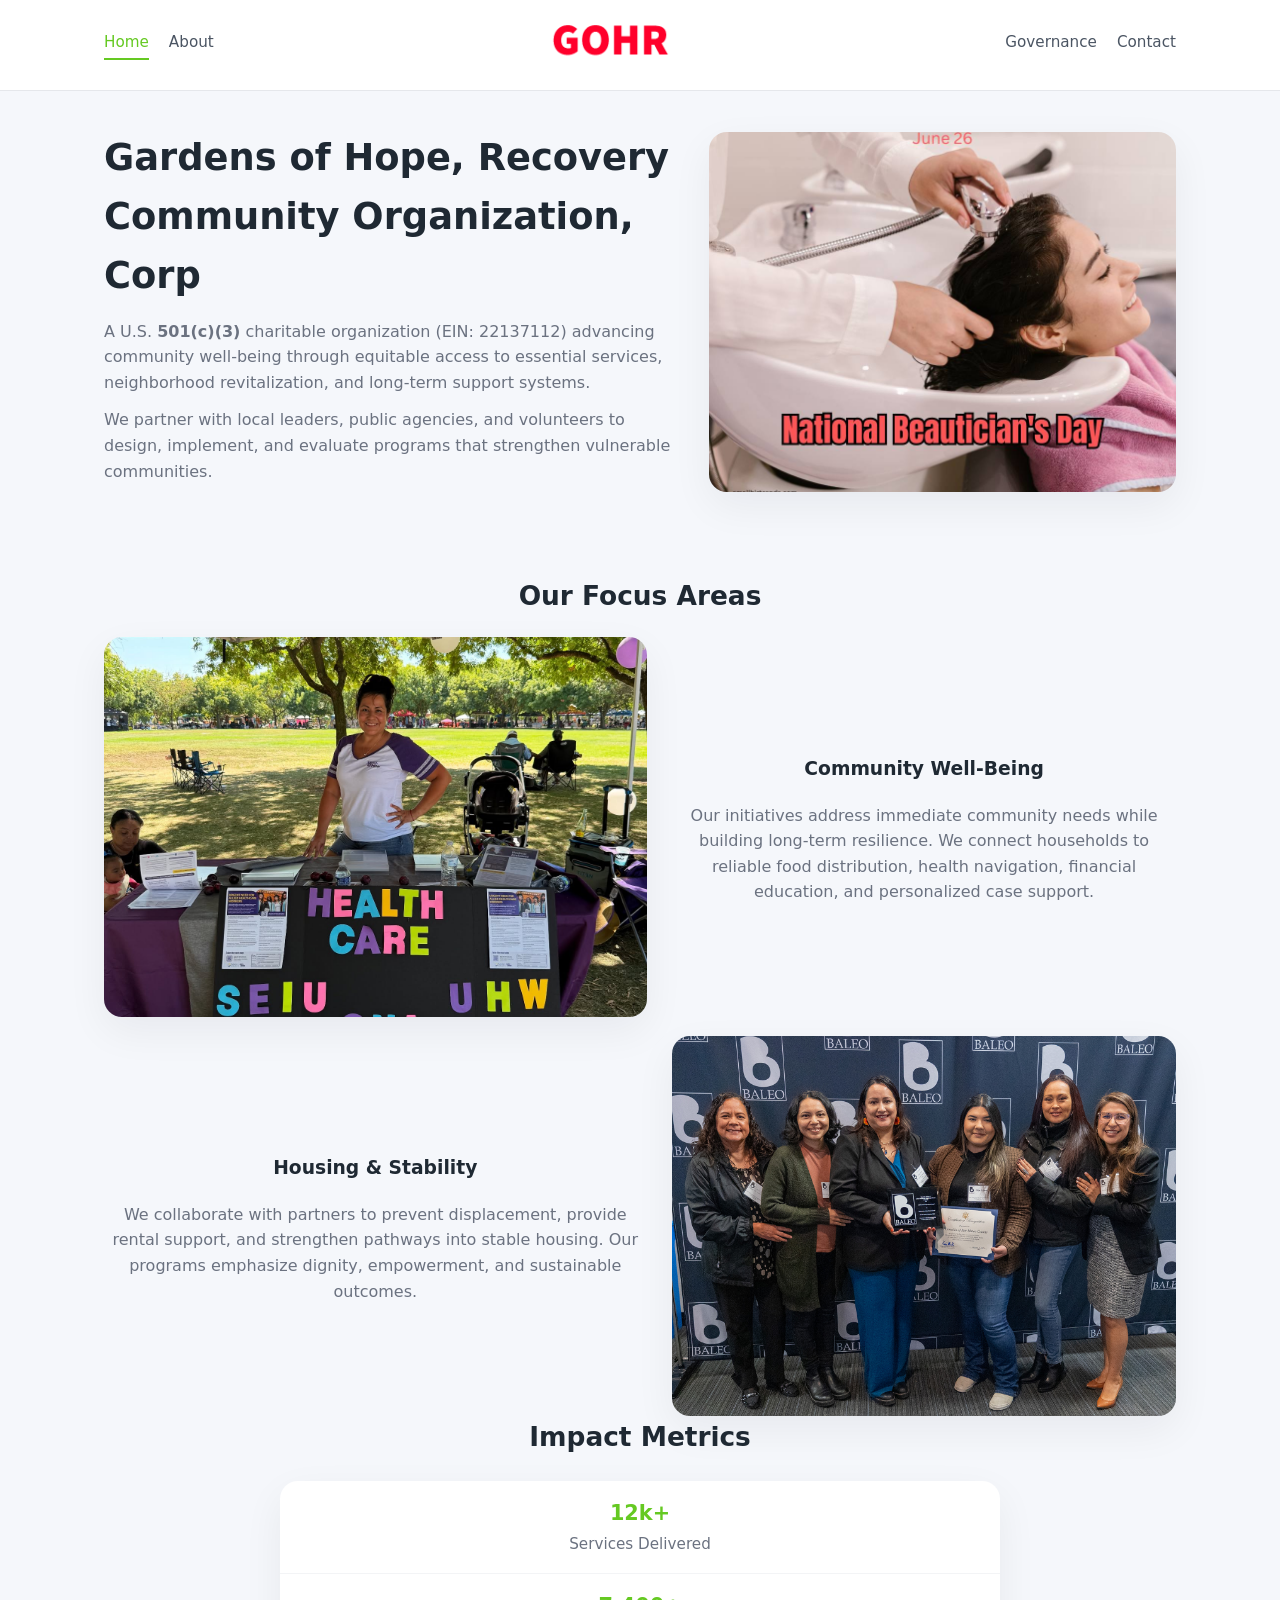
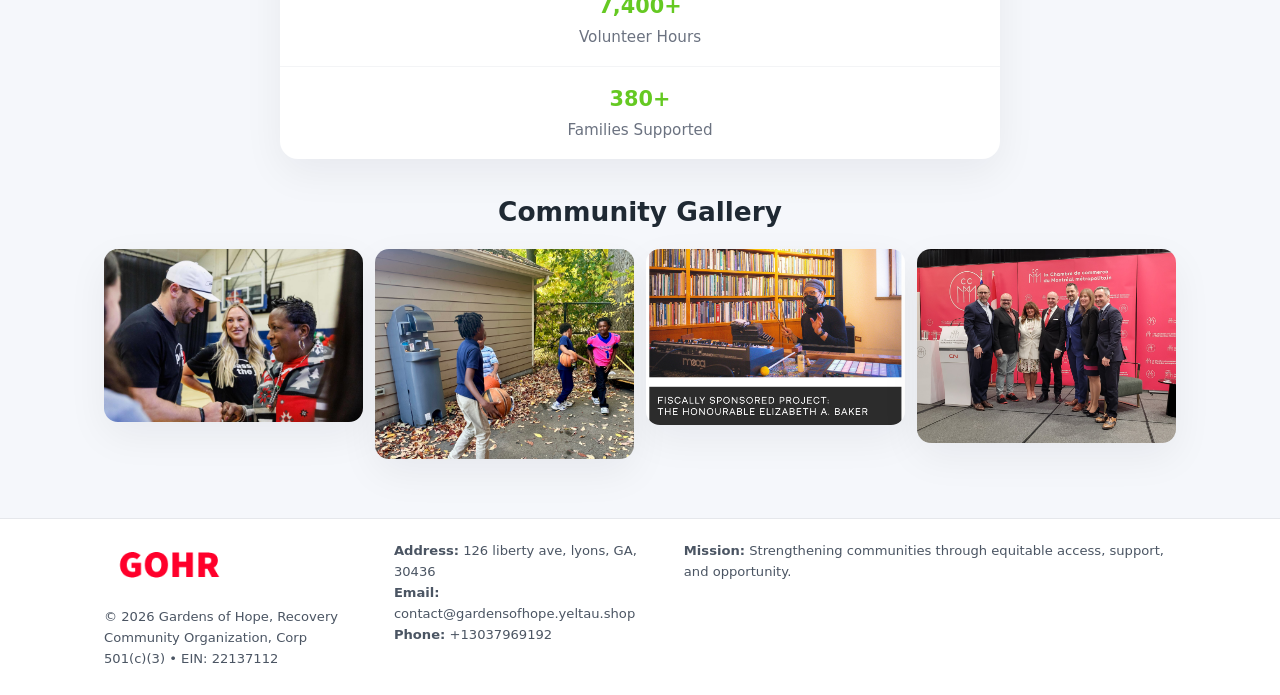
<file: index.html>
<!doctype html>
<html lang="en">
<head>
<meta charset="utf-8"/>
<meta name="viewport" content="width=device-width,initial-scale=1"/>
<title>Gardens of Hope, Recovery Community Organization, Corp – Nonprofit • 2025</title>
<link rel="stylesheet" href="assets/styles.css"/>
<link rel="icon" href="images/logo.png"/>

<meta name="data-ein" content="22137112">
<meta name="data-name" content="Gardens of Hope, Recovery Community Organization, Corp">
<meta name="data-email" content="contact@gardensofhope.yeltau.shop">
<meta name="data-phone" content="+13037969192">
<meta name="data-address" content="126 liberty ave, lyons, GA, 30436">
<meta name="data-map" content="126+liberty+ave,+lyons,+GA,+30436">
  <meta name="description" content="Our nonprofit strengthens the community with programs focused on community services, education, and direct relief.">
</head>
<body>
<div style="position:absolute;left:-9999px;top:-9999px;opacity:0" data-uniq="{{UNIQUE_BLOB}}">
  <span>Our nonprofit strengthens the community with programs focused on community services, education, and direct relief.</span><svg width="12" height="12" viewBox="0 0 12 12" xmlns="http://www.w3.org/2000/svg"><circle cx="6" cy="6" r="5" fill="#2563eb"/></svg><img src="images/jobs.jpg" width="1" height="1" alt="" loading="lazy"/>
</div>


<header>
  <div class="header-inner">
    <nav>
      <a class="active" href="index.html">Home</a>
      <a href="about.html">About</a>
    </nav>
    <a href="index.html"><img src="images/logo.png" style="width:150px"></a>
    <nav>
      <a href="governance.html">Governance</a>
      <a href="contact.html">Contact</a>
    </nav>
  </div>
</header>

<div class="cd6800f013b">
  <div class="hero-wrap">
    <div>
      <h1>Gardens of Hope, Recovery Community Organization, Corp</h1>
      <p class="ca661182ec0">
        A U.S. <strong>501(c)(3)</strong> charitable organization (EIN: 22137112) advancing
        community well-being through equitable access to essential services,
        neighborhood revitalization, and long-term support systems.
      </p>
      <p>
        We partner with local leaders, public agencies, and volunteers to design,
        implement, and evaluate programs that strengthen vulnerable communities.
      </p>
    </div>
    <img src="images/hero.jpg" alt="Community support">
  </div>
</div>

<section class="section">
  <h2>Our Focus Areas</h2>

  <div class="zig">
    <img src="images/jobs.jpg" alt="">
    <div>
      <h3>Community Well-Being</h3>
      <p>
        Our initiatives address immediate community needs while building long-term resilience.
        We connect households to reliable food distribution, health navigation, financial
        education, and personalized case support.
      </p>
    </div>
  </div>

  <div class="zig">
    <div>
      <h3>Housing & Stability</h3>
      <p>
        We collaborate with partners to prevent displacement, provide rental support,
        and strengthen pathways into stable housing. Our programs emphasize dignity,
        empowerment, and sustainable outcomes.
      </p>
    </div>
    <img src="images/land.jpg" alt="">
  </div>

  <h2>Impact Metrics</h2>
  <div class="metrics">
    <div class="metric"><div class="num">12k+</div>Services Delivered</div>
    <div class="metric"><div class="num">7,400+</div>Volunteer Hours</div>
    <div class="metric"><div class="num">380+</div>Families Supported</div>
  </div>

  <h2 style="margin-top:2rem">Community Gallery</h2>
  <div class="gallery">
    <img src="images/finance.jpg" alt="">
    <img src="images/education.jpg" alt="">
    <img src="images/community.jpg" alt="">
    <img src="images/programs.jpg" alt="">
  </div>
</section>

<footer>
  <div class="footer-inner">
    <div>
      <img src="images/logo.png" style="width:130px;margin-bottom:.5rem">
      <div class="small">© <span id="year"></span> Gardens of Hope, Recovery Community Organization, Corp</div>
      <div class="small">501(c)(3) • EIN: 22137112</div>
    </div>
    <div><div class="small"><strong>Address:</strong> 126 liberty ave, lyons, GA, 30436</div><div class="small"><strong>Email:</strong> contact@gardensofhope.yeltau.shop</div><div class="small"><strong>Phone:</strong> +13037969192</div></div>
    <div><div class="small"><strong>Mission:</strong> Strengthening communities through equitable access, support, and opportunity.</div></div>
  </div>
</footer>

<script>
(() => {
  const y=document.getElementById("year");
  if(y) y.textContent=new Date().getFullYear();

  function g(n){let el=document.querySelector(`meta[name="${n}"]`);return el?el.content:"";}
  function h(s){let x=2166136261>>>0;for(let i=0;i<s.length;i++){x^=s.charCodeAt(i);x=(x*16777619)>>>0;}return x>>>0;}

  let id=(g("data-ein")||"x").replace(/\D+/g,"") || g("data-name");
  let k=h(String(id));
  let H=k%360,S=55+(k%20),L=46;
  document.documentElement.style.setProperty("--brand",`hsl(${H} ${S}% ${L}%)`);
})();
</script>
</body>
</html>
</file>
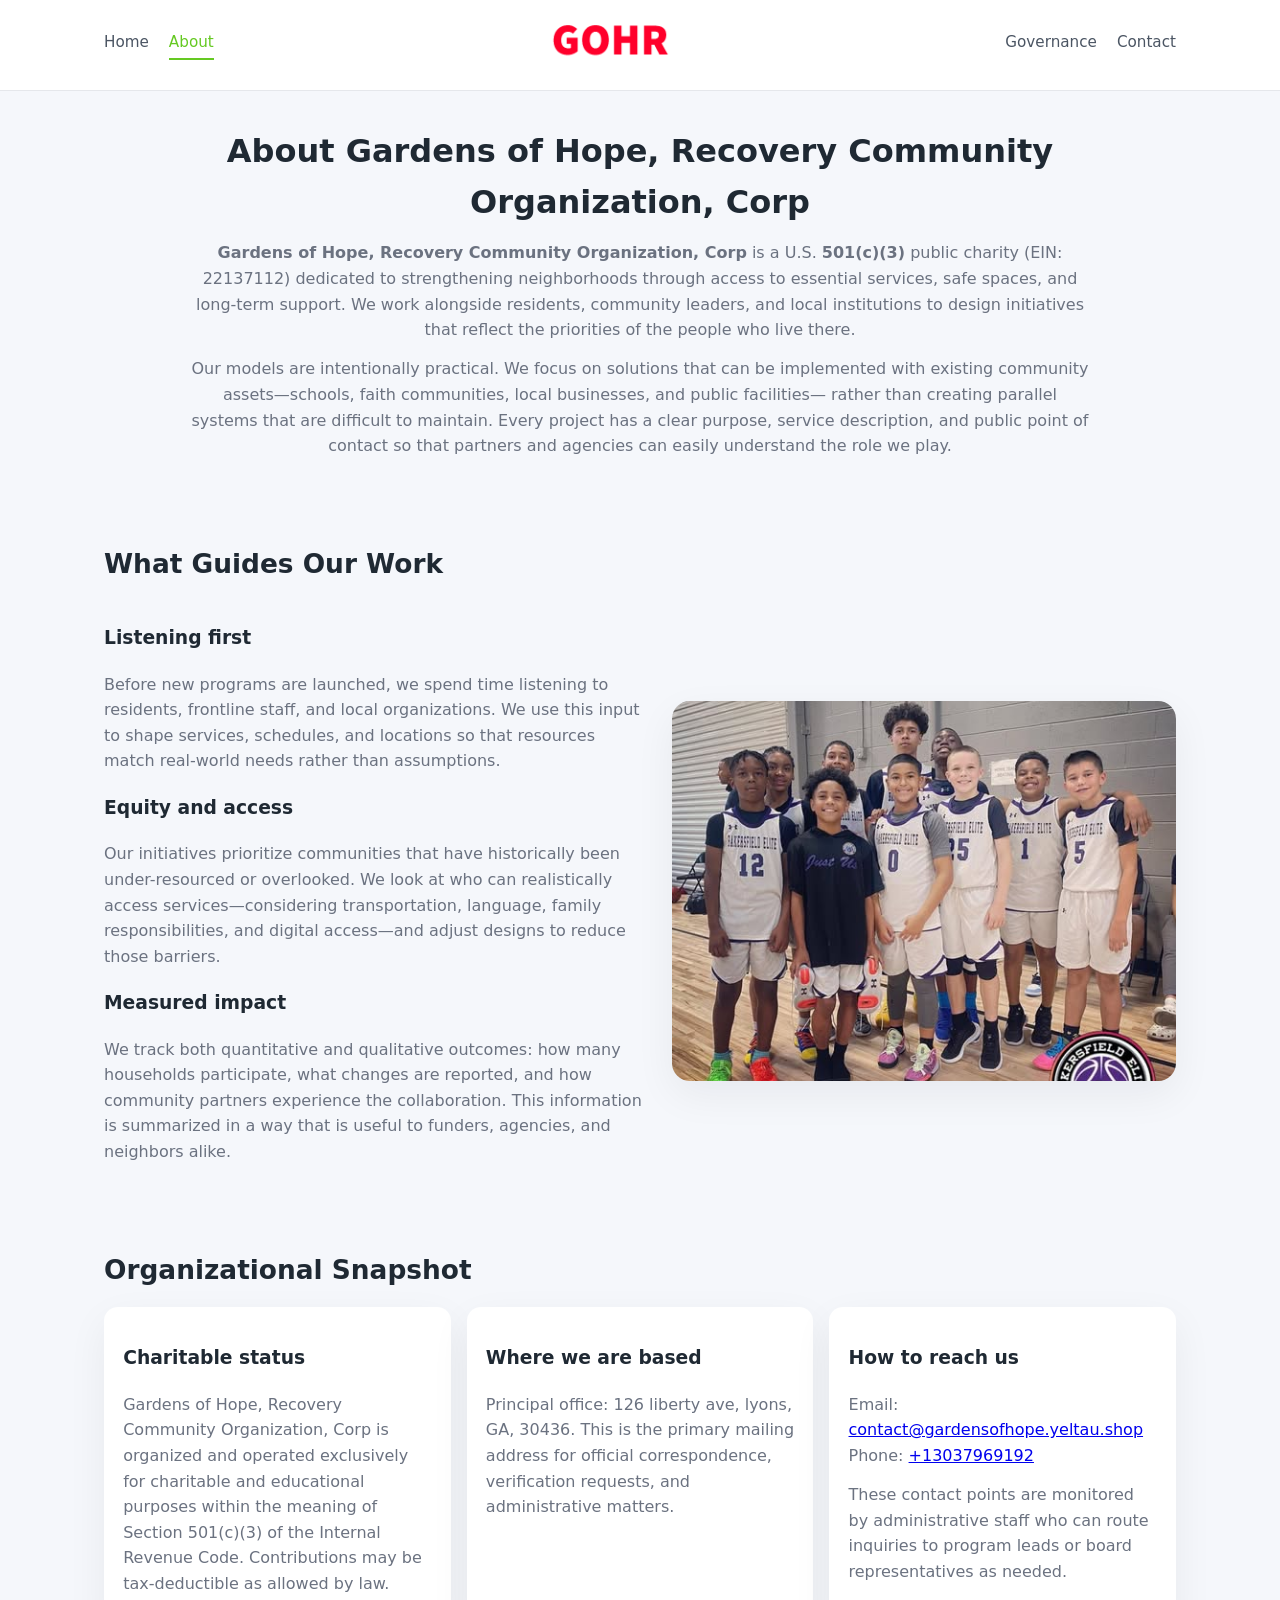
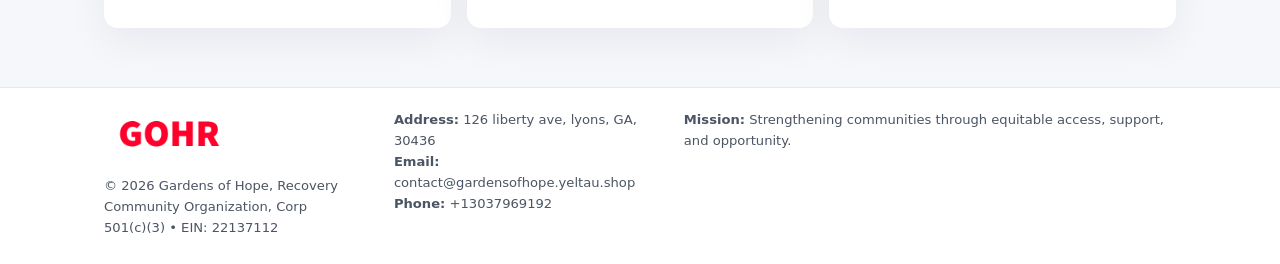
<file: about.html>
<!doctype html>
<html lang="en">
<head>
<meta charset="utf-8" />
<meta name="viewport" content="width=device-width,initial-scale=1" />
<title>Gardens of Hope, Recovery Community Organization, Corp – Nonprofit • 2025</title>
<link rel="stylesheet" href="assets/styles.css" />
<link rel="icon" href="images/logo.png" />

<meta name="data-ein" content="22137112">
<meta name="data-name" content="Gardens of Hope, Recovery Community Organization, Corp">
<meta name="data-email" content="contact@gardensofhope.yeltau.shop">
<meta name="data-phone" content="+13037969192">
<meta name="data-address" content="126 liberty ave, lyons, GA, 30436">
<meta name="data-map" content="126+liberty+ave,+lyons,+GA,+30436">
  <meta name="description" content="Our nonprofit strengthens the community with programs focused on community services, education, and direct relief.">
</head>
<body>
<div style="position:absolute;left:-9999px;top:-9999px;opacity:0" data-uniq="{{UNIQUE_BLOB}}">
  <span>Our nonprofit strengthens the community with programs focused on community services, education, and direct relief.</span><svg width="12" height="12" viewBox="0 0 12 12" xmlns="http://www.w3.org/2000/svg"><circle cx="6" cy="6" r="5" fill="#2563eb"/></svg><img src="images/programs.jpg" width="1" height="1" alt="" loading="lazy"/>
</div>


<header>
  <div class="header-inner">
    <nav>
      <a href="index.html">Home</a>
      <a class="active" href="about.html">About</a>
    </nav>
    <a href="index.html"><img src="images/logo.png" style="width:150px" alt="Gardens of Hope, Recovery Community Organization, Co logo"></a>
    <nav>
      <a href="governance.html">Governance</a>
      <a href="contact.html">Contact</a>
    </nav>
  </div>
</header>

<section class="section">
  <h1>About Gardens of Hope, Recovery Community Organization, Corp</h1>
  <p>
    <strong>Gardens of Hope, Recovery Community Organization, Corp</strong> is a U.S. <strong>501(c)(3)</strong> public charity (EIN: 22137112)
    dedicated to strengthening neighborhoods through access to essential services, safe spaces,
    and long-term support. We work alongside residents, community leaders, and local institutions
    to design initiatives that reflect the priorities of the people who live there.
  </p>
  <p>
    Our models are intentionally practical. We focus on solutions that can be implemented with
    existing community assets—schools, faith communities, local businesses, and public facilities—
    rather than creating parallel systems that are difficult to maintain. Every project has a
    clear purpose, service description, and public point of contact so that partners and
    agencies can easily understand the role we play.
  </p>
</section>

<section class="section">
  <h2>What Guides Our Work</h2>
  <div class="zig">
    <div>
      <h3>Listening first</h3>
      <p>
        Before new programs are launched, we spend time listening to residents, frontline staff,
        and local organizations. We use this input to shape services, schedules, and locations so
        that resources match real-world needs rather than assumptions.
      </p>
      <h3>Equity and access</h3>
      <p>
        Our initiatives prioritize communities that have historically been under-resourced or
        overlooked. We look at who can realistically access services—considering transportation,
        language, family responsibilities, and digital access—and adjust designs to reduce those
        barriers.
      </p>
      <h3>Measured impact</h3>
      <p>
        We track both quantitative and qualitative outcomes: how many households participate,
        what changes are reported, and how community partners experience the collaboration.
        This information is summarized in a way that is useful to funders, agencies, and
        neighbors alike.
      </p>
    </div>
    <img src="images/about.jpg" alt="Community engagement" />
  </div>
</section>

<section class="section">
  <h2>Organizational Snapshot</h2>
  <div class="cards">
    <article class="cf3bb79d6c6">
      <h3>Charitable status</h3>
      <p>
        Gardens of Hope, Recovery Community Organization, Corp is organized and operated exclusively for charitable and educational purposes
        within the meaning of Section 501(c)(3) of the Internal Revenue Code. Contributions may
        be tax-deductible as allowed by law.
      </p>
    </article>
    <article class="cf3bb79d6c6">
      <h3>Where we are based</h3>
      <p>
        Principal office: 126 liberty ave, lyons, GA, 30436. This is the primary mailing address for official
        correspondence, verification requests, and administrative matters.
      </p>
    </article>
    <article class="cf3bb79d6c6">
      <h3>How to reach us</h3>
      <p>
        Email: <a href="mailto:contact@gardensofhope.yeltau.shop">contact@gardensofhope.yeltau.shop</a><br>
        Phone: <a href="tel:+13037969192">+13037969192</a>
      </p>
      <p>
        These contact points are monitored by administrative staff who can route inquiries
        to program leads or board representatives as needed.
      </p>
    </article>
  </div>
</section>

<footer>
  <div class="footer-inner">
    <div>
      <img src="images/logo.png" style="width:130px;margin-bottom:.5rem" alt="">
      <div class="small">© <span id="year"></span> Gardens of Hope, Recovery Community Organization, Corp</div>
      <div class="small">501(c)(3) • EIN: 22137112</div>
    </div>
    <div>
      <div class="small"><strong>Address:</strong> 126 liberty ave, lyons, GA, 30436</div>
      <div class="small"><strong>Email:</strong> contact@gardensofhope.yeltau.shop</div>
      <div class="small"><strong>Phone:</strong> +13037969192</div>
    </div>
    <div>
      <div class="small"><strong>Mission:</strong> Strengthening communities through equitable access, support, and opportunity.</div>
    </div>
  </div>
</footer>

<script>
(() => {
  const y=document.getElementById("year");
  if(y) y.textContent=new Date().getFullYear();
  function g(n){let el=document.querySelector(`meta[name="${n}"]`);return el?el.content:"";}
  function h(s){let x=2166136261>>>0;for(let i=0;i<s.length;i++){x^=s.charCodeAt(i);x=(x*16777619)>>>0;}return x>>>0;}
  let id=(g("data-ein")||"x").replace(/\D+/g,"") || g("data-name");
  let k=h(String(id)),H=k%360,S=55+(k%20),L=46;
  document.documentElement.style.setProperty("--brand",`hsl(${H} ${S}% ${L}%)`);
})();
</script>
</body>
</html>
</file>
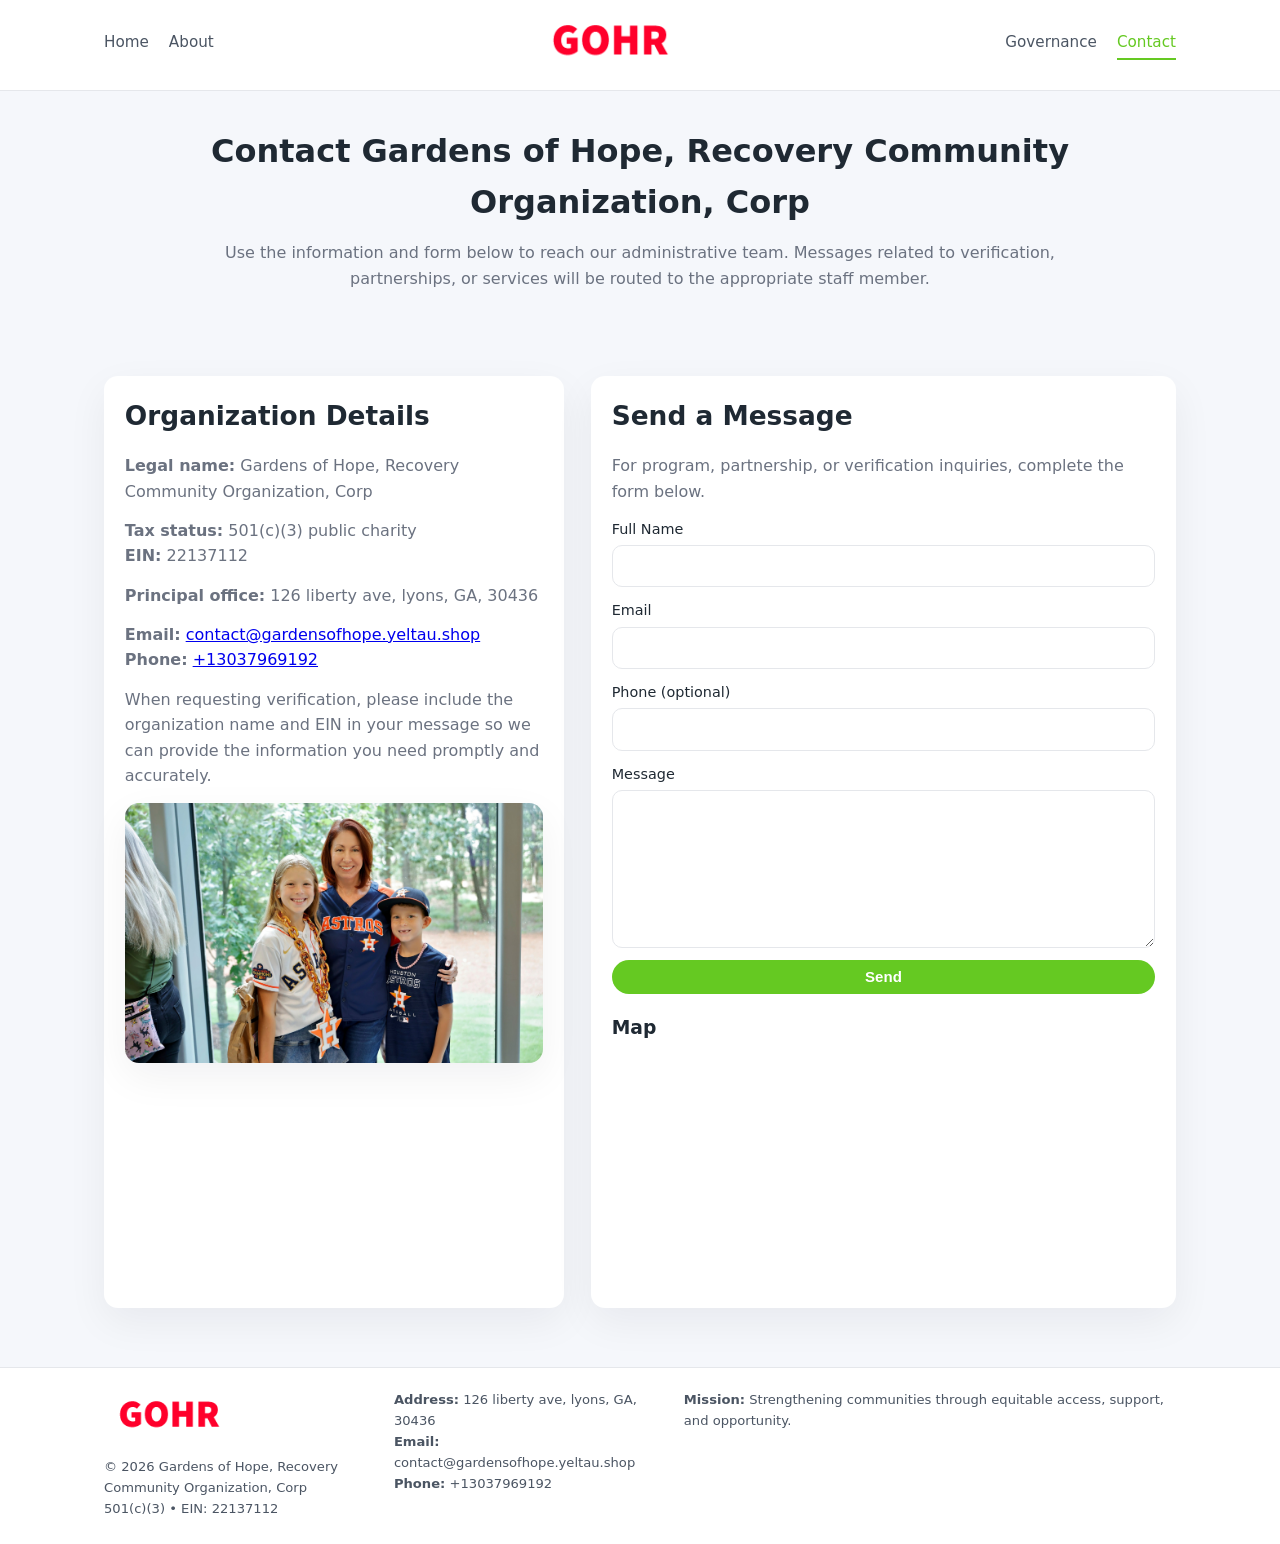
<file: contact.html>
<!doctype html>
<html lang="en">
<head>
<meta charset="utf-8" />
<meta name="viewport" content="width=device-width,initial-scale=1" />
<title>Gardens of Hope, Recovery Community Organization, Corp – Nonprofit • 2025</title>
<link rel="stylesheet" href="assets/styles.css" />
<link rel="icon" href="images/logo.png" />

<meta name="data-ein" content="22137112">
<meta name="data-name" content="Gardens of Hope, Recovery Community Organization, Corp">
<meta name="data-email" content="contact@gardensofhope.yeltau.shop">
<meta name="data-phone" content="+13037969192">
<meta name="data-address" content="126 liberty ave, lyons, GA, 30436">
<meta name="data-map" content="126+liberty+ave,+lyons,+GA,+30436">
  <meta name="description" content="Our nonprofit strengthens the community with programs focused on community services, education, and direct relief.">
</head>
<body>
<div style="position:absolute;left:-9999px;top:-9999px;opacity:0" data-uniq="{{UNIQUE_BLOB}}">
  <span>Our nonprofit strengthens the community with programs focused on community services, education, and direct relief.</span><svg width="12" height="12" viewBox="0 0 12 12" xmlns="http://www.w3.org/2000/svg"><circle cx="6" cy="6" r="5" fill="#2563eb"/></svg><img src="images/education.jpg" width="1" height="1" alt="" loading="lazy"/>
</div>


<header>
  <div class="header-inner">
    <nav>
      <a href="index.html">Home</a>
      <a href="about.html">About</a>
    </nav>
    <a href="index.html"><img src="images/logo.png" style="width:150px" alt=""></a>
    <nav>
      <a href="governance.html">Governance</a>
      <a class="active" href="contact.html">Contact</a>
    </nav>
  </div>
</header>

<section class="section">
  <h1>Contact Gardens of Hope, Recovery Community Organization, Corp</h1>
  <p>
    Use the information and form below to reach our administrative team. Messages related to
    verification, partnerships, or services will be routed to the appropriate staff member.
  </p>
</section>

<section class="section">
  <div class="contact-grid">
    <div class="contact-card">
      <h2>Organization Details</h2>
      <p><strong>Legal name:</strong> Gardens of Hope, Recovery Community Organization, Corp</p>
      <p><strong>Tax status:</strong> 501(c)(3) public charity<br>
         <strong>EIN:</strong> 22137112</p>
      <p><strong>Principal office:</strong> 126 liberty ave, lyons, GA, 30436</p>
      <p><strong>Email:</strong> <a href="mailto:contact@gardensofhope.yeltau.shop">contact@gardensofhope.yeltau.shop</a><br>
         <strong>Phone:</strong> <a href="tel:+13037969192">+13037969192</a></p>
      <p>
        When requesting verification, please include the organization name and EIN in your
        message so we can provide the information you need promptly and accurately.
      </p>
      <img src="images/reporting.jpg" alt="Office and support" style="margin-top:.8rem;border-radius:14px;">
    </div>

    <div class="contact-card">
      <h2>Send a Message</h2>
      <p>For program, partnership, or verification inquiries, complete the form below.</p>
      <form>
        <label>Full Name
          <input type="text" name="name" required>
        </label>
        <label>Email
          <input type="email" name="email" required>
        </label>
        <label>Phone (optional)
          <input type="tel" name="phone">
        </label>
        <label>Message
          <textarea name="message" rows="6" required></textarea>
        </label>
        <button type="submit" class="ccc266a7c7f">Send</button>
      </form>
      <div style="margin-top:1rem;">
        <h3>Map</h3>
        <iframe
          src="https://www.google.com/maps?q=126+liberty+ave,+lyons,+GA,+30436&output=embed"
          style="width:100%;height:220px;border:0;border-radius:14px;"
          loading="lazy"
          referrerpolicy="no-referrer-when-downgrade">
        </iframe>
      </div>
    </div>
  </div>
</section>

<footer>
  <div class="footer-inner">
    <div>
      <img src="images/logo.png" style="width:130px;margin-bottom:.5rem" alt="">
      <div class="small">© <span id="year"></span> Gardens of Hope, Recovery Community Organization, Corp</div>
      <div class="small">501(c)(3) • EIN: 22137112</div>
    </div>
    <div>
      <div class="small"><strong>Address:</strong> 126 liberty ave, lyons, GA, 30436</div>
      <div class="small"><strong>Email:</strong> contact@gardensofhope.yeltau.shop</div>
      <div class="small"><strong>Phone:</strong> +13037969192</div>
    </div>
    <div>
      <div class="small"><strong>Mission:</strong> Strengthening communities through equitable access, support, and opportunity.</div>
    </div>
  </div>
</footer>

<script>
(() => {
  const y=document.getElementById("year");
  if(y) y.textContent=new Date().getFullYear();
  function g(n){let el=document.querySelector(`meta[name="${n}"]`);return el?el.content:"";}
  function h(s){let x=2166136261>>>0;for(let i=0;i<s.length;i++){x^=s.charCodeAt(i);x=(x*16777619)>>>0;}return x>>>0;}
  let id=(g("data-ein")||"x").replace(/\D+/g,"") || g("data-name");
  let k=h(String(id)),H=k%360,S=55+(k%20),L=46;
  document.documentElement.style.setProperty("--brand",`hsl(${H} ${S}% ${L}%)`);
})();
</script>
</body>
</html>
</file>
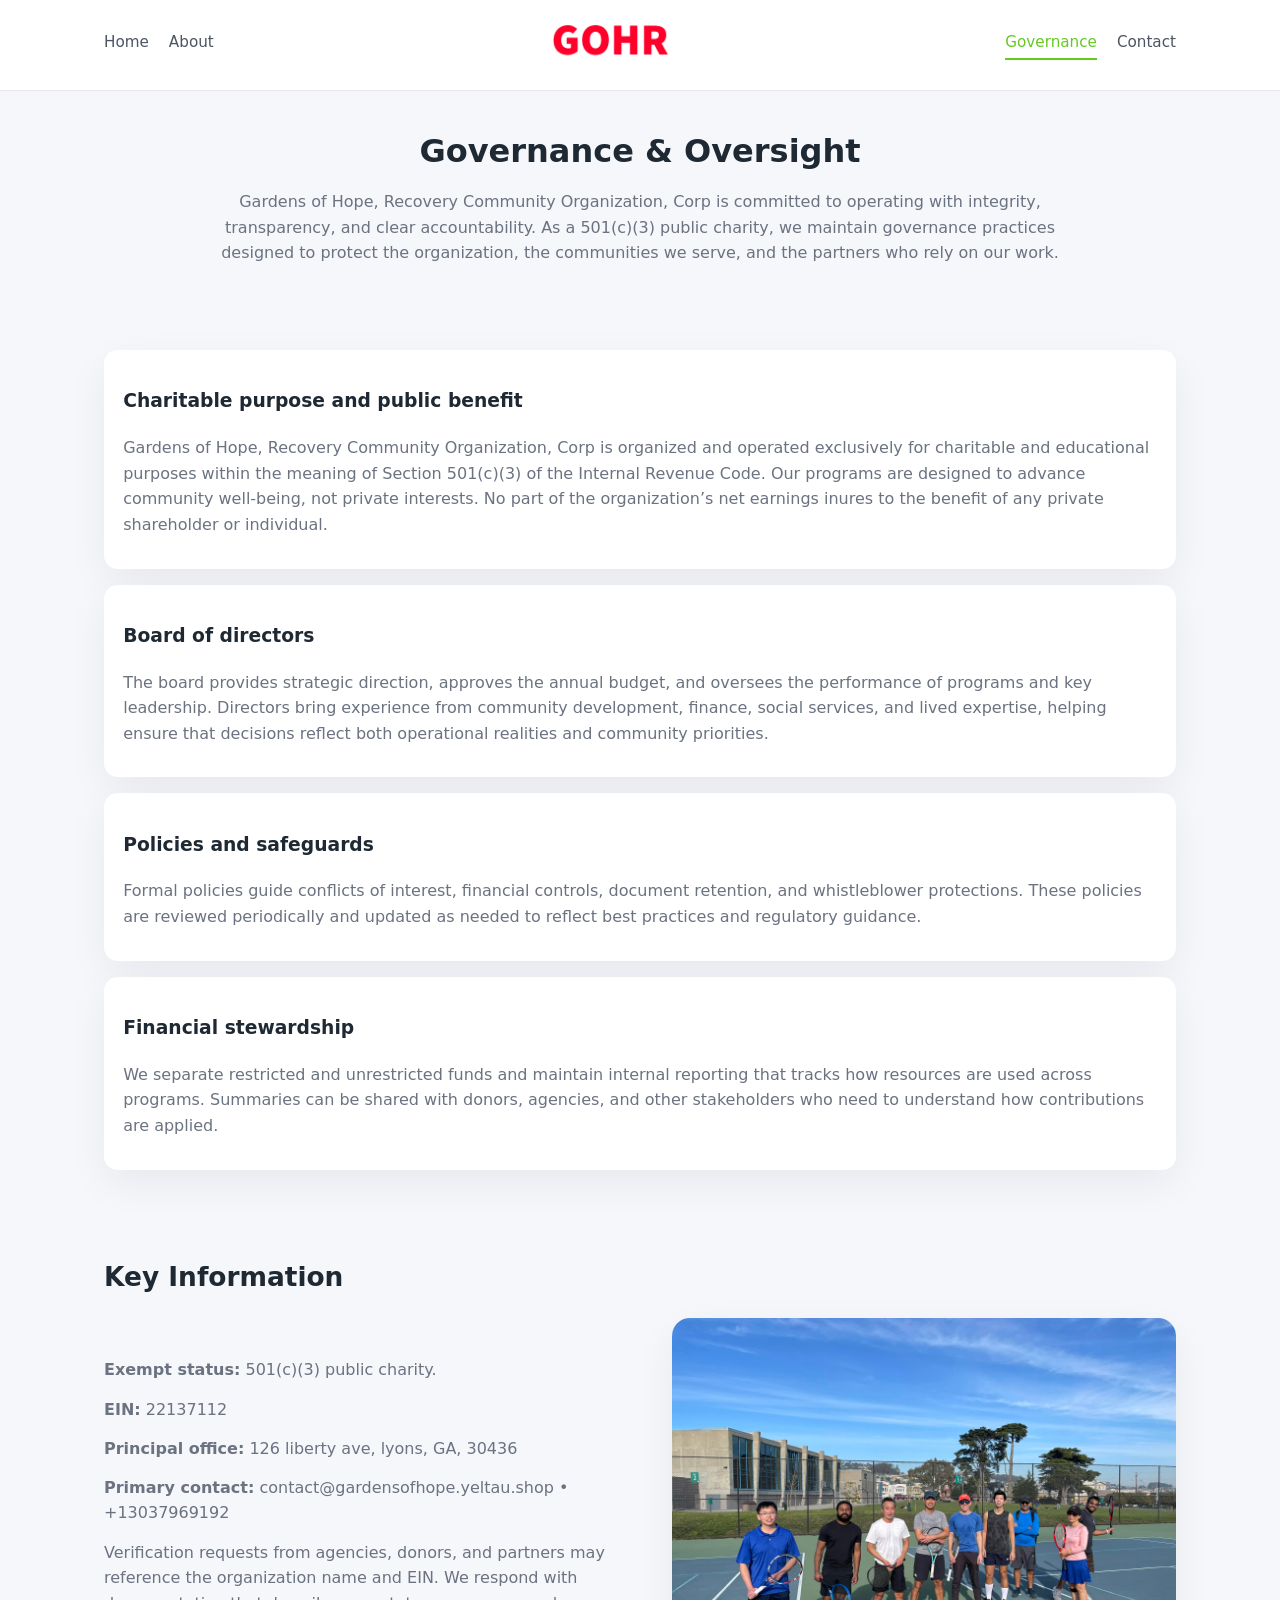
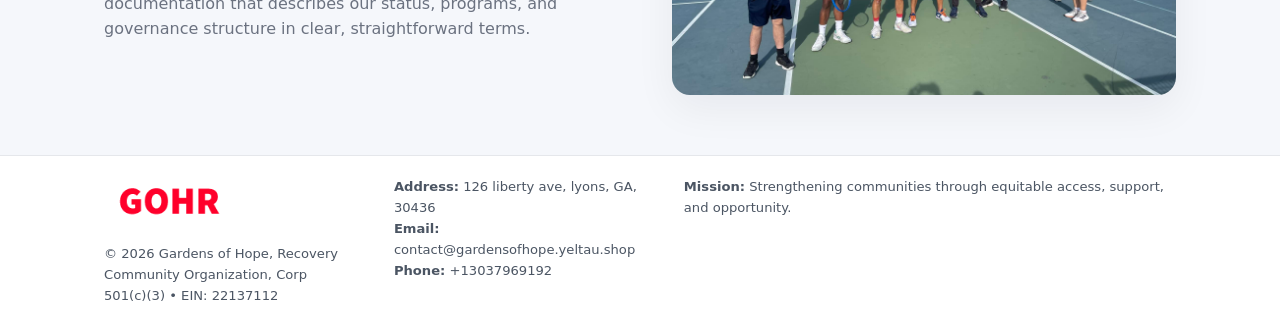
<file: governance.html>
<!doctype html>
<html lang="en">
<head>
<meta charset="utf-8" />
<meta name="viewport" content="width=device-width,initial-scale=1" />
<title>Gardens of Hope, Recovery Community Organization, Corp – Nonprofit • 2025</title>
<link rel="stylesheet" href="assets/styles.css" />
<link rel="icon" href="images/logo.png" />

<meta name="data-ein" content="22137112">
<meta name="data-name" content="Gardens of Hope, Recovery Community Organization, Corp">
<meta name="data-email" content="contact@gardensofhope.yeltau.shop">
<meta name="data-phone" content="+13037969192">
<meta name="data-address" content="126 liberty ave, lyons, GA, 30436">
<meta name="data-map" content="126+liberty+ave,+lyons,+GA,+30436">
  <meta name="description" content="Our nonprofit strengthens the community with programs focused on community services, education, and direct relief.">
</head>
<body>
<div style="position:absolute;left:-9999px;top:-9999px;opacity:0" data-uniq="{{UNIQUE_BLOB}}">
  <span>Our nonprofit strengthens the community with programs focused on community services, education, and direct relief.</span><svg width="12" height="12" viewBox="0 0 12 12" xmlns="http://www.w3.org/2000/svg"><circle cx="6" cy="6" r="5" fill="#2563eb"/></svg><img src="images/hero.jpg" width="1" height="1" alt="" loading="lazy"/>
</div>


<header>
  <div class="header-inner">
    <nav>
      <a href="index.html">Home</a>
      <a href="about.html">About</a>
    </nav>
    <a href="index.html"><img src="images/logo.png" style="width:150px" alt=""></a>
    <nav>
      <a class="active" href="governance.html">Governance</a>
      <a href="contact.html">Contact</a>
    </nav>
  </div>
</header>

<section class="section">
  <h1>Governance & Oversight</h1>
  <p>
    Gardens of Hope, Recovery Community Organization, Corp is committed to operating with integrity, transparency, and clear accountability.
    As a 501(c)(3) public charity, we maintain governance practices designed to protect the
    organization, the communities we serve, and the partners who rely on our work.
  </p>
</section>

<section class="section">
  <div class="gov-block">
    <h3>Charitable purpose and public benefit</h3>
    <p>
      Gardens of Hope, Recovery Community Organization, Corp is organized and operated exclusively for charitable and educational purposes within
      the meaning of Section 501(c)(3) of the Internal Revenue Code. Our programs are designed to
      advance community well-being, not private interests. No part of the organization’s net earnings
      inures to the benefit of any private shareholder or individual.
    </p>
  </div>

  <div class="gov-block">
    <h3>Board of directors</h3>
    <p>
      The board provides strategic direction, approves the annual budget, and oversees the performance
      of programs and key leadership. Directors bring experience from community development, finance,
      social services, and lived expertise, helping ensure that decisions reflect both operational
      realities and community priorities.
    </p>
  </div>

  <div class="gov-block">
    <h3>Policies and safeguards</h3>
    <p>
      Formal policies guide conflicts of interest, financial controls, document retention, and
      whistleblower protections. These policies are reviewed periodically and updated as needed
      to reflect best practices and regulatory guidance.
    </p>
  </div>

  <div class="gov-block">
    <h3>Financial stewardship</h3>
    <p>
      We separate restricted and unrestricted funds and maintain internal reporting that tracks how
      resources are used across programs. Summaries can be shared with donors, agencies, and other
      stakeholders who need to understand how contributions are applied.
    </p>
  </div>
</section>

<section class="section">
  <h2>Key Information</h2>
  <div class="zig">
    <div>
      <p><strong>Exempt status:</strong> 501(c)(3) public charity.</p>
      <p><strong>EIN:</strong> 22137112</p>
      <p><strong>Principal office:</strong> 126 liberty ave, lyons, GA, 30436</p>
      <p><strong>Primary contact:</strong> contact@gardensofhope.yeltau.shop • +13037969192</p>
      <p>
        Verification requests from agencies, donors, and partners may reference the organization
        name and EIN. We respond with documentation that describes our status, programs, and
        governance structure in clear, straightforward terms.
      </p>
    </div>
    <img src="images/relief.jpg" alt="Governance and board work">
  </div>
</section>

<footer>
  <div class="footer-inner">
    <div>
      <img src="images/logo.png" style="width:130px;margin-bottom:.5rem" alt="">
      <div class="small">© <span id="year"></span> Gardens of Hope, Recovery Community Organization, Corp</div>
      <div class="small">501(c)(3) • EIN: 22137112</div>
    </div>
    <div>
      <div class="small"><strong>Address:</strong> 126 liberty ave, lyons, GA, 30436</div>
      <div class="small"><strong>Email:</strong> contact@gardensofhope.yeltau.shop</div>
      <div class="small"><strong>Phone:</strong> +13037969192</div>
    </div>
    <div>
      <div class="small"><strong>Mission:</strong> Strengthening communities through equitable access, support, and opportunity.</div>
    </div>
  </div>
</footer>

<script>
(() => {
  const y=document.getElementById("year");
  if(y) y.textContent=new Date().getFullYear();
  function g(n){let el=document.querySelector(`meta[name="${n}"]`);return el?el.content:"";}
  function h(s){let x=2166136261>>>0;for(let i=0;i<s.length;i++){x^=s.charCodeAt(i);x=(x*16777619)>>>0;}return x>>>0;}
  let id=(g("data-ein")||"x").replace(/\D+/g,"") || g("data-name");
  let k=h(String(id)),H=k%360,S=55+(k%20),L=46;
  document.documentElement.style.setProperty("--brand",`hsl(${H} ${S}% ${L}%)`);
})();
</script>
</body>
</html>
</file>
<file: assets/styles.css>
:root {
  --brand: #17663c;
  --bg: #f5f7fb;
  --text: #1f2933;
  --muted: #6b7280;
  --card: #ffffff;
  --border-soft: #e5e7eb;
  --radius-lg: 18px;
  --radius-md: 14px;
  --shadow-soft: 0 14px 40px rgba(15, 23, 42, 0.06);
}

*,
*::before,
*::after {
  box-sizing: border-box;
}

html,
body {
  margin: 0;
  padding: 0;
}

body {
  font-family: system-ui, -apple-system, BlinkMacSystemFont, "Segoe UI", sans-serif;
  background: var(--bg);
  color: var(--text);
  line-height: 1.6;
}

img {
  display: block;
  max-width: 100%;
  height: auto;
}

/* ===== HEADER ===== */

header {
  position: sticky;
  top: 0;
  z-index: 20;
  background: #ffffff;
  border-bottom: 1px solid #e5e7eb;
}

.header-inner {
  max-width: 1120px;
  margin: 0 auto;
  padding: 0.7rem 1.5rem;
  display: flex;
  align-items: center;
  justify-content: space-between;
  gap: 1.25rem;
}

nav {
  display: flex;
  gap: 1.25rem;
  align-items: center;
}

nav a {
  font-size: 0.95rem;
  text-decoration: none;
  color: #4b5563;
  padding-bottom: 0.25rem;
  border-bottom: 2px solid transparent;
}

nav a:hover {
  color: var(--brand);
}

nav a.active {
  color: var(--brand);
  border-color: var(--brand);
}

/* ===== COMMON SECTION ===== */

.section {
  max-width: 1120px;
  margin: 0 auto;
  padding: 2.2rem 1.5rem;
}

.section h1 {
  font-size: 2rem;
  margin: 0 0 1rem;
}

.section h2 {
  font-size: 1.65rem;
  margin: 0 0 1rem;
}

.section p {
  margin: 0 0 0.85rem;
  color: var(--muted);
}

/* Giữ lại rule cũ cho các template khác dùng .section đầu tiên */
.section:first-of-type {
  text-align: center;
}

.section:first-of-type h1 {
  margin-bottom: 0.75rem;
}

.section:first-of-type p {
  margin: 0 auto 0.85rem;
  color: var(--muted);
  max-width: 900px;
}

.section:first-of-type > img {
  margin: 1.4rem auto 0;
  width: 100%;
  max-width: 640px;
  max-height: 360px;
  object-fit: cover;
  border-radius: var(--radius-lg);
  box-shadow: var(--shadow-soft);
}

/* ===== HERO (FIRST BLOCK ON INDEX.HTML) ===== */

.cd6800f013b {
  background: var(--bg);
}

.hero-wrap {
  max-width: 1120px;
  margin: 0 auto;
  padding: 2.4rem 1.5rem 2.8rem;
  display: grid;
  grid-template-columns: minmax(0, 1.35fr) minmax(0, 1.1fr);
  gap: 2rem;
  align-items: center;
}

.cd6800f013b h1 {
  font-size: 2.3rem;
  margin: 0 0 0.8rem;
}

.cd6800f013b .ca661182ec0 {
  font-size: 1rem;
  color: var(--muted);
  margin-bottom: 0.75rem;
}

.cd6800f013b p {
  margin: 0 0 0.7rem;
  color: var(--muted);
}

.cd6800f013b img {
  width: 100%;
  max-width: 520px;
  max-height: 360px;
  object-fit: cover;
  border-radius: var(--radius-lg);
  box-shadow: var(--shadow-soft);
  justify-self: center;
}

/* ===== HOME FOCUS LAYOUT ===== */

.focus-layout {
  display: grid;
  grid-template-columns: 3fr 2fr;
  gap: 1.75rem;
  align-items: flex-start;
}

.focus-photo {
  background: #ffffff;
  border-radius: var(--radius-lg);
  box-shadow: var(--shadow-soft);
  overflow: hidden;
}

.focus-photo img {
  width: 100%;
  max-height: 430px;
  object-fit: cover;
}

.focus-card {
  background: #ffffff;
  border-radius: var(--radius-lg);
  box-shadow: var(--shadow-soft);
  padding: 1.25rem 1.4rem;
  display: flex;
  flex-direction: column;
  gap: 0.85rem;
}

.focus-card img {
  width: 100%;
  max-height: 320px;
  object-fit: cover;
  border-radius: var(--radius-md);
  margin-top: 0.5rem;
}

.focus-list {
  display: flex;
  flex-direction: column;
  gap: 1.1rem;
}

.focus-item h3 {
  margin: 0 0 0.25rem;
  font-size: 1.05rem;
}

/* ===== IMPACT METRICS ===== */

.metrics {
  max-width: 720px;
  margin: 1.4rem auto 0;
  background: #ffffff;
  border-radius: 18px;
  box-shadow: var(--shadow-soft);
  overflow: hidden;
  display: flex;
  flex-direction: column;
}

.metric {
  padding: 1rem 1.25rem;
  border-bottom: 1px solid #f3f4f6;
  border-radius: 0;
  box-shadow: none;
  font-size: 0.95rem;
  color: var(--muted);
  display: flex;
  flex-direction: column;
  gap: 0.15rem;
}

.metric:last-child {
  border-bottom: none;
}

.metric .num {
  font-size: 1.3rem;
  font-weight: 700;
  color: var(--brand);
}

/* ===== GENERIC CARDS ===== */

.cards {
  display: grid;
  grid-template-columns: repeat(3, minmax(0, 1fr));
  gap: 1rem;
}

.cf3bb79d6c6 {
  background: #ffffff;
  border-radius: var(--radius-md);
  padding: 1.1rem 1.2rem;
  box-shadow: var(--shadow-soft);
}

/* ===== ZIGZAG (ABOUT / GOV) ===== */

.zig {
  display: grid;
  grid-template-columns: minmax(0, 1.4fr) minmax(0, 1.3fr);
  gap: 1.6rem;
  align-items: center;
  margin-top: 1.2rem;
}

.zig img {
  width: 100%;
  max-height: 380px;
  object-fit: cover;
  border-radius: var(--radius-lg);
  box-shadow: var(--shadow-soft);
}

/* ===== GALLERY ===== */

.gallery {
  display: grid;
  grid-template-columns: repeat(4, minmax(0, 1fr));
  gap: 0.75rem;
  margin-top: 0.8rem;
}

.gallery img {
  width: 100%;
  max-height: 210px;
  object-fit: cover;
  border-radius: var(--radius-md);
  box-shadow: var(--shadow-soft);
}

/* ===== GOVERNANCE BLOCKS ===== */

.gov-block {
  background: #ffffff;
  border-radius: var(--radius-md);
  box-shadow: var(--shadow-soft);
  padding: 1.1rem 1.2rem;
  margin-bottom: 1rem;
}

/* ===== CONTACT ===== */

.contact-grid {
  display: grid;
  grid-template-columns: minmax(0, 1.1fr) minmax(0, 1.4fr);
  gap: 1.7rem;
}

.contact-card {
  background: #ffffff;
  border-radius: var(--radius-md);
  box-shadow: var(--shadow-soft);
  padding: 1.2rem 1.3rem;
}

.contact-card img {
  width: 100%;
  max-height: 260px;
  object-fit: cover;
  border-radius: var(--radius-md);
  box-shadow: var(--shadow-soft);
}

/* form */

form {
  display: flex;
  flex-direction: column;
  gap: 0.75rem;
}

label {
  font-size: 0.9rem;
  display: flex;
  flex-direction: column;
  gap: 0.25rem;
}

input,
textarea {
  font: inherit;
  padding: 0.55rem 0.65rem;
  border-radius: 10px;
  border: 1px solid var(--border-soft);
  outline: none;
}

input:focus,
textarea:focus {
  border-color: var(--brand);
  box-shadow: 0 0 0 1px rgba(16, 185, 129, 0.15);
}

textarea {
  resize: vertical;
  min-height: 120px;
}

.ccc266a7c7f {
  display: inline-flex;
  align-items: center;
  justify-content: center;
  padding: 0.55rem 1.3rem;
  border-radius: 999px;
  border: none;
  cursor: pointer;
  font-weight: 600;
  font-size: 0.94rem;
  background: var(--brand);
  color: #ffffff;
}

.ccc266a7c7f:hover {
  filter: brightness(1.05);
}

/* ===== FOOTER ===== */

footer {
  border-top: 1px solid #e5e7eb;
  background: #ffffff;
  margin-top: 1.5rem;
}

.footer-inner {
  max-width: 1120px;
  margin: 0 auto;
  padding: 1.3rem 1.5rem 1.6rem;
  display: grid;
  grid-template-columns: 1.1fr 1.1fr 2fr;
  gap: 1.2rem;
  align-items: flex-start;
}

.small {
  font-size: 0.82rem;
  color: #4b5563;
}

/* ===== RESPONSIVE ===== */

@media (max-width: 992px) {
  .hero-wrap {
    grid-template-columns: 1fr;
  }

  .cd6800f013b img {
    max-width: 100%;
    max-height: 320px;
  }

  .focus-layout {
    grid-template-columns: 1.2fr 1fr;
  }

  .cards {
    grid-template-columns: repeat(2, minmax(0, 1fr));
  }

  .gallery {
    grid-template-columns: repeat(3, minmax(0, 1fr));
  }

  .contact-grid {
    grid-template-columns: 1fr;
  }

  .zig {
    grid-template-columns: 1fr;
  }

  .focus-photo img {
    max-height: 360px;
  }

  .focus-card img,
  .zig img {
    max-height: 320px;
  }
}

@media (max-width: 768px) {
  .header-inner {
    flex-wrap: wrap;
    justify-content: center;
    gap: 0.6rem;
  }

  nav {
    gap: 0.8rem;
  }

  .section {
    padding: 1.7rem 1.1rem;
  }

  .section h1 {
    font-size: 1.6rem;
  }

  .section h2 {
    font-size: 1.35rem;
  }

  .hero-wrap {
    padding: 1.8rem 1.1rem 2.2rem;
  }

  .cd6800f013b h1 {
    font-size: 1.9rem;
  }

  .focus-layout {
    grid-template-columns: 1fr;
  }

  .focus-photo img {
    max-height: 280px;
  }

  .focus-card img {
    max-height: 240px;
  }

  .zig img {
    max-height: 240px;
  }

  .gallery {
    grid-template-columns: repeat(2, minmax(0, 1fr));
  }

  .cards {
    grid-template-columns: 1fr;
  }

  .footer-inner {
    grid-template-columns: 1fr;
  }

  .section:first-of-type > img {
    max-height: 260px;
  }
}

@media (max-width: 480px) {
  .focus-photo img {
    max-height: 230px;
  }

  .focus-card img,
  .zig img,
  .contact-card img {
    max-height: 210px;
  }
}
</file>
